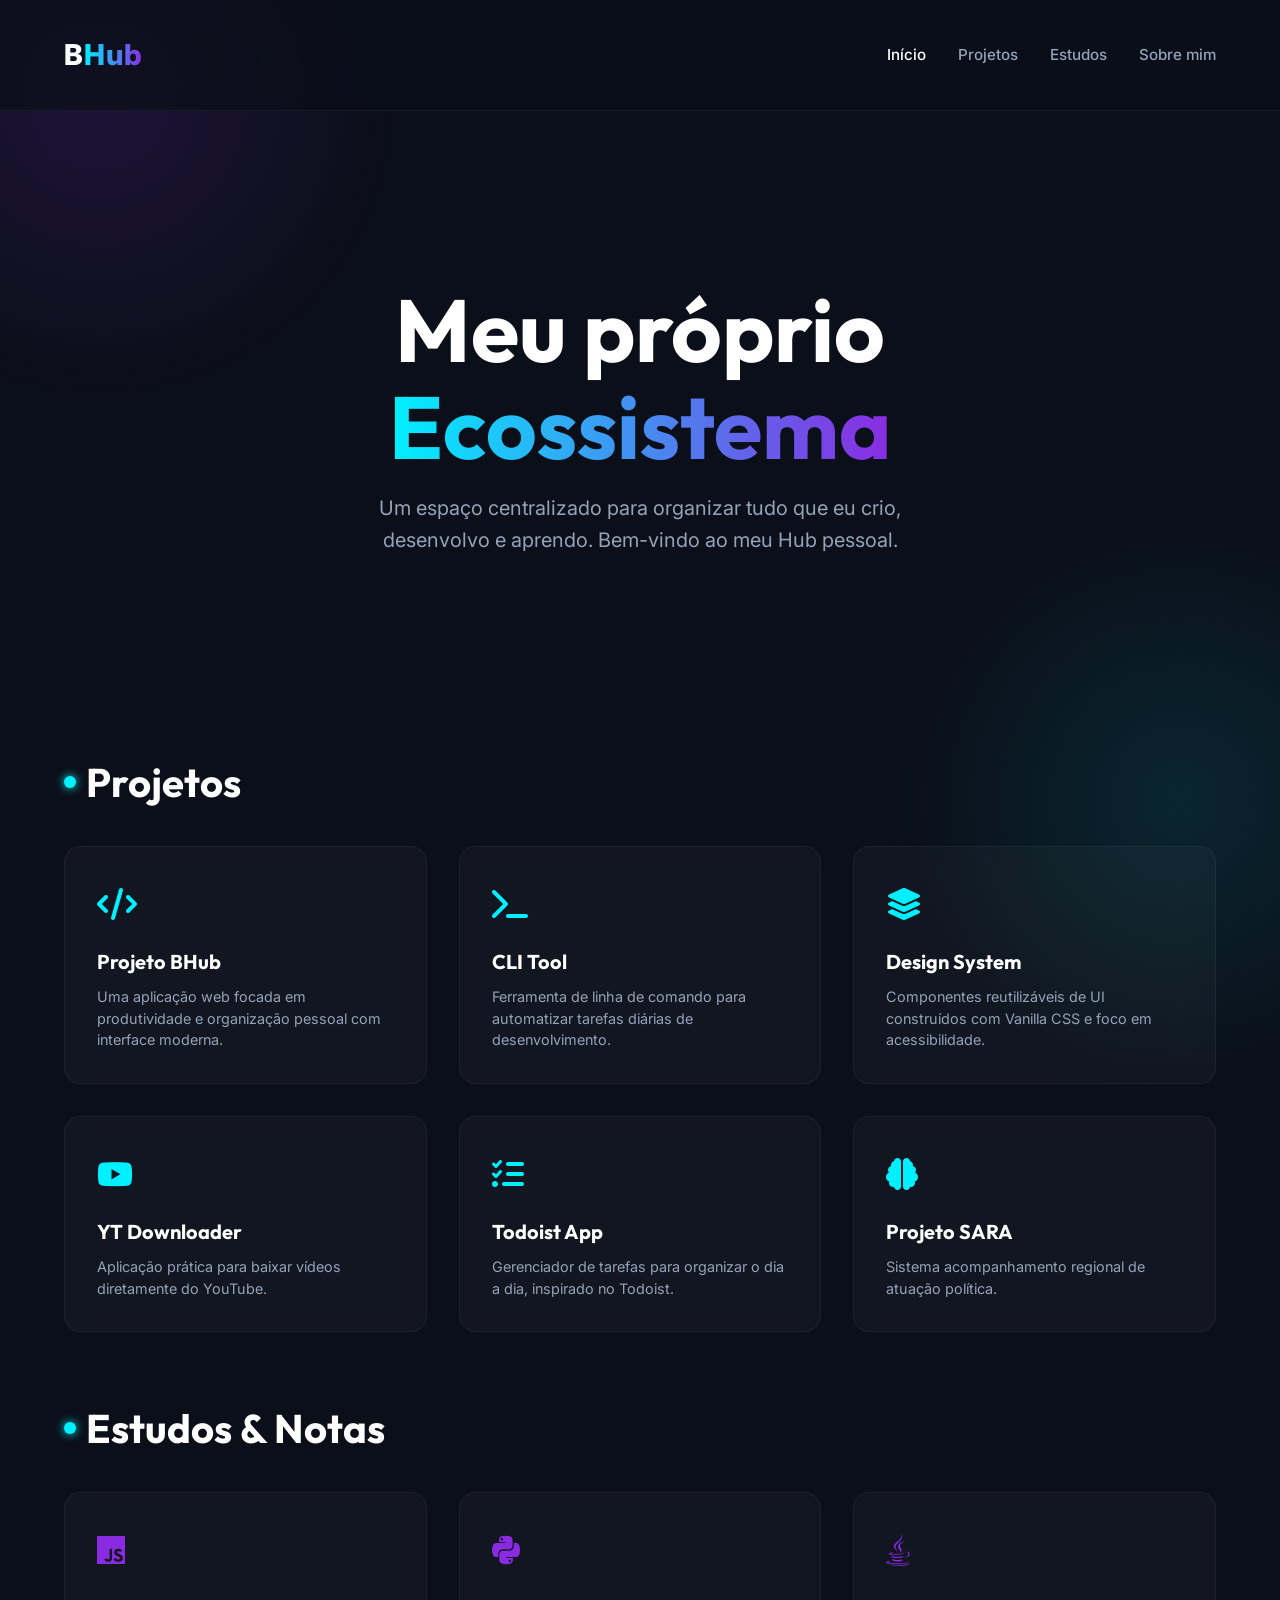
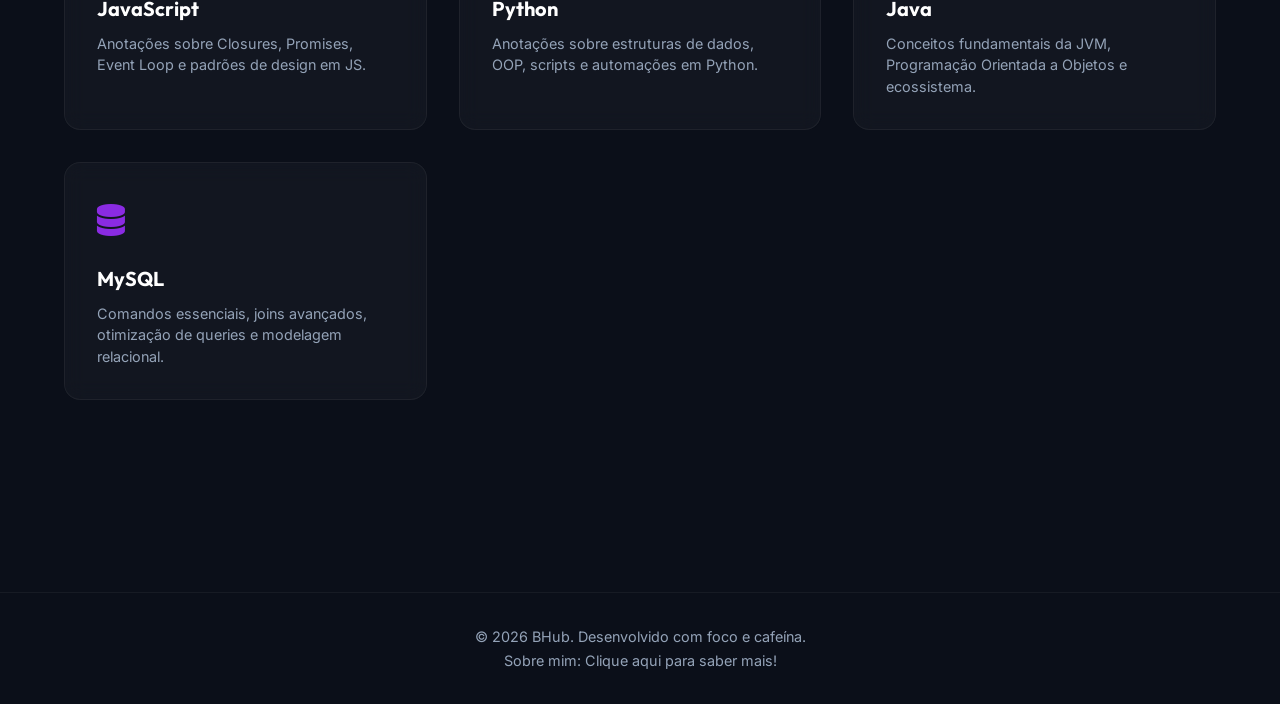
<file: index.html>
<!DOCTYPE html>
<html lang="pt-BR">

<head>
    <meta charset="UTF-8">
    <meta name="viewport" content="width=device-width, initial-scale=1.0">
    <title>BHub | Meu Ecossistema</title>
    <meta name="description" content="Meu hub pessoal para projetos e estudos.">
    <!-- Font Awesome for Icons -->
    <link rel="stylesheet" href="https://cdnjs.cloudflare.com/ajax/libs/font-awesome/6.4.0/css/all.min.css">
    <link rel="stylesheet" href="style.css">
</head>

<body>
    <!-- Background Decorators -->
    <div class="bg-gradient-sphere"></div>
    <div class="bg-gradient-sphere two"></div>

    <header>
        <div class="logo">B<span class="gradient-text">Hub</span></div>
        <nav>
            <ul class="nav-links">
                <li><a href="#home" class="active">Início</a></li>
                <li><a href="#projects">Projetos</a></li>
                <li><a href="#studies">Estudos</a></li>
                <li><a href="https://vinibulhoes.github.io/portfolio/" target="_blank" rel="noopener noreferrer">Sobre
                        mim</a></li>
            </ul>
        </nav>
    </header>

    <main>
        <!-- Hero Section -->
        <section id="home" class="hero">
            <h1>Meu próprio <br><span class="gradient-text">Ecossistema</span></h1>
            <p>Um espaço centralizado para organizar tudo que eu crio, desenvolvo e aprendo. Bem-vindo ao meu Hub
                pessoal.</p>
        </section>

        <!-- Projects Section -->
        <section id="projects">
            <h2 class="section-title">Projetos</h2>
            <div class="grid-container">
                <!-- Project Card 1 -->
                <a href="#home" class="card">
                    <div class="card-icon"><i class="fa-solid fa-code"></i></div>
                    <h3 class="card-title">Projeto BHub</h3>
                    <p class="card-desc">Uma aplicação web focada em produtividade e organização pessoal com interface
                        moderna.</p>
                </a>

                <!-- Project Card 2 -->
                <a href="#" class="card">
                    <div class="card-icon"><i class="fa-solid fa-terminal"></i></div>
                    <h3 class="card-title">CLI Tool</h3>
                    <p class="card-desc">Ferramenta de linha de comando para automatizar tarefas diárias de
                        desenvolvimento.</p>
                </a>

                <!-- Project Card 3 -->
                <a href="#" class="card">
                    <div class="card-icon"><i class="fa-solid fa-layer-group"></i></div>
                    <h3 class="card-title">Design System</h3>
                    <p class="card-desc">Componentes reutilizáveis de UI construídos com Vanilla CSS e foco em
                        acessibilidade.</p>
                </a>

                <!-- Project Card 4: YouTube Downloader -->
                <a href="https://github.com/ViniBulhoes/YouTube-Downloader" target="_blank" rel="noopener noreferrer"
                    class="card">
                    <div class="card-icon"><i class="fa-brands fa-youtube"></i></div>
                    <h3 class="card-title">YT Downloader</h3>
                    <p class="card-desc">Aplicação prática para baixar vídeos diretamente do YouTube.
                    </p>
                </a>

                <!-- Project Card 5: Todoist Clone -->
                <a href="https://vinibulhoes.github.io/todoist/" target="_blank" rel="noopener noreferrer" class="card">
                    <div class="card-icon"><i class="fa-solid fa-list-check"></i></div>
                    <h3 class="card-title">Todoist App</h3>
                    <p class="card-desc">Gerenciador de tarefas para organizar o dia a dia, inspirado no Todoist.</p>
                </a>

                <!-- Project Card 6: SARA -->
                <a href="https://vitaum42.github.io/SARA/" target="_blank" rel="noopener noreferrer" class="card">
                    <div class="card-icon"><i class="fa-solid fa-brain"></i></div>
                    <h3 class="card-title">Projeto SARA</h3>
                    <p class="card-desc">Sistema acompanhamento regional de atuação política.
                    </p>
                </a>
            </div>
        </section>

        <!-- Studies Section -->
        <section id="studies">
            <h2 class="section-title">Estudos & Notas</h2>
            <div class="grid-container">
                <!-- Study Card 1 -->
                <a href="notas/javascript.html" class="card study">
                    <div class="card-icon"><i class="fa-brands fa-js"></i></div>
                    <h3 class="card-title">JavaScript</h3>
                    <p class="card-desc">Anotações sobre Closures, Promises, Event Loop e padrões de design em JS.</p>
                </a>

                <!-- Study Card 2 -->
                <a href="notas/python.html" class="card study">
                    <div class="card-icon"><i class="fa-brands fa-python"></i></div>
                    <h3 class="card-title">Python</h3>
                    <p class="card-desc">Anotações sobre estruturas de dados, OOP, scripts e automações em Python.</p>
                </a>

                <!-- Study Card 3 -->
                <a href="notas/java.html" class="card study">
                    <div class="card-icon"><i class="fa-brands fa-java"></i></div>
                    <h3 class="card-title">Java</h3>
                    <p class="card-desc">Conceitos fundamentais da JVM, Programação Orientada a Objetos e ecossistema.
                    </p>
                </a>

                <!-- Study Card 4 -->
                <a href="notas/mysql.html" class="card study">
                    <div class="card-icon"><i class="fa-solid fa-database"></i></div>
                    <h3 class="card-title">MySQL</h3>
                    <p class="card-desc">Comandos essenciais, joins avançados, otimização de queries e modelagem
                        relacional.</p>
                </a>
            </div>
        </section>
    </main>

    <footer>
        <p>&copy; 2026 BHub. Desenvolvido com foco e cafeína.</p>
        <p>Sobre mim: <a href="https://vinibulhoes.github.io/portfolio/" target="_blank" rel="noopener noreferrer"
                style="text-decoration: none; color: inherit;">Clique aqui para saber mais!</a></p>
    </footer>

    <script src="script.js"></script>
</body>

</html>
</file>
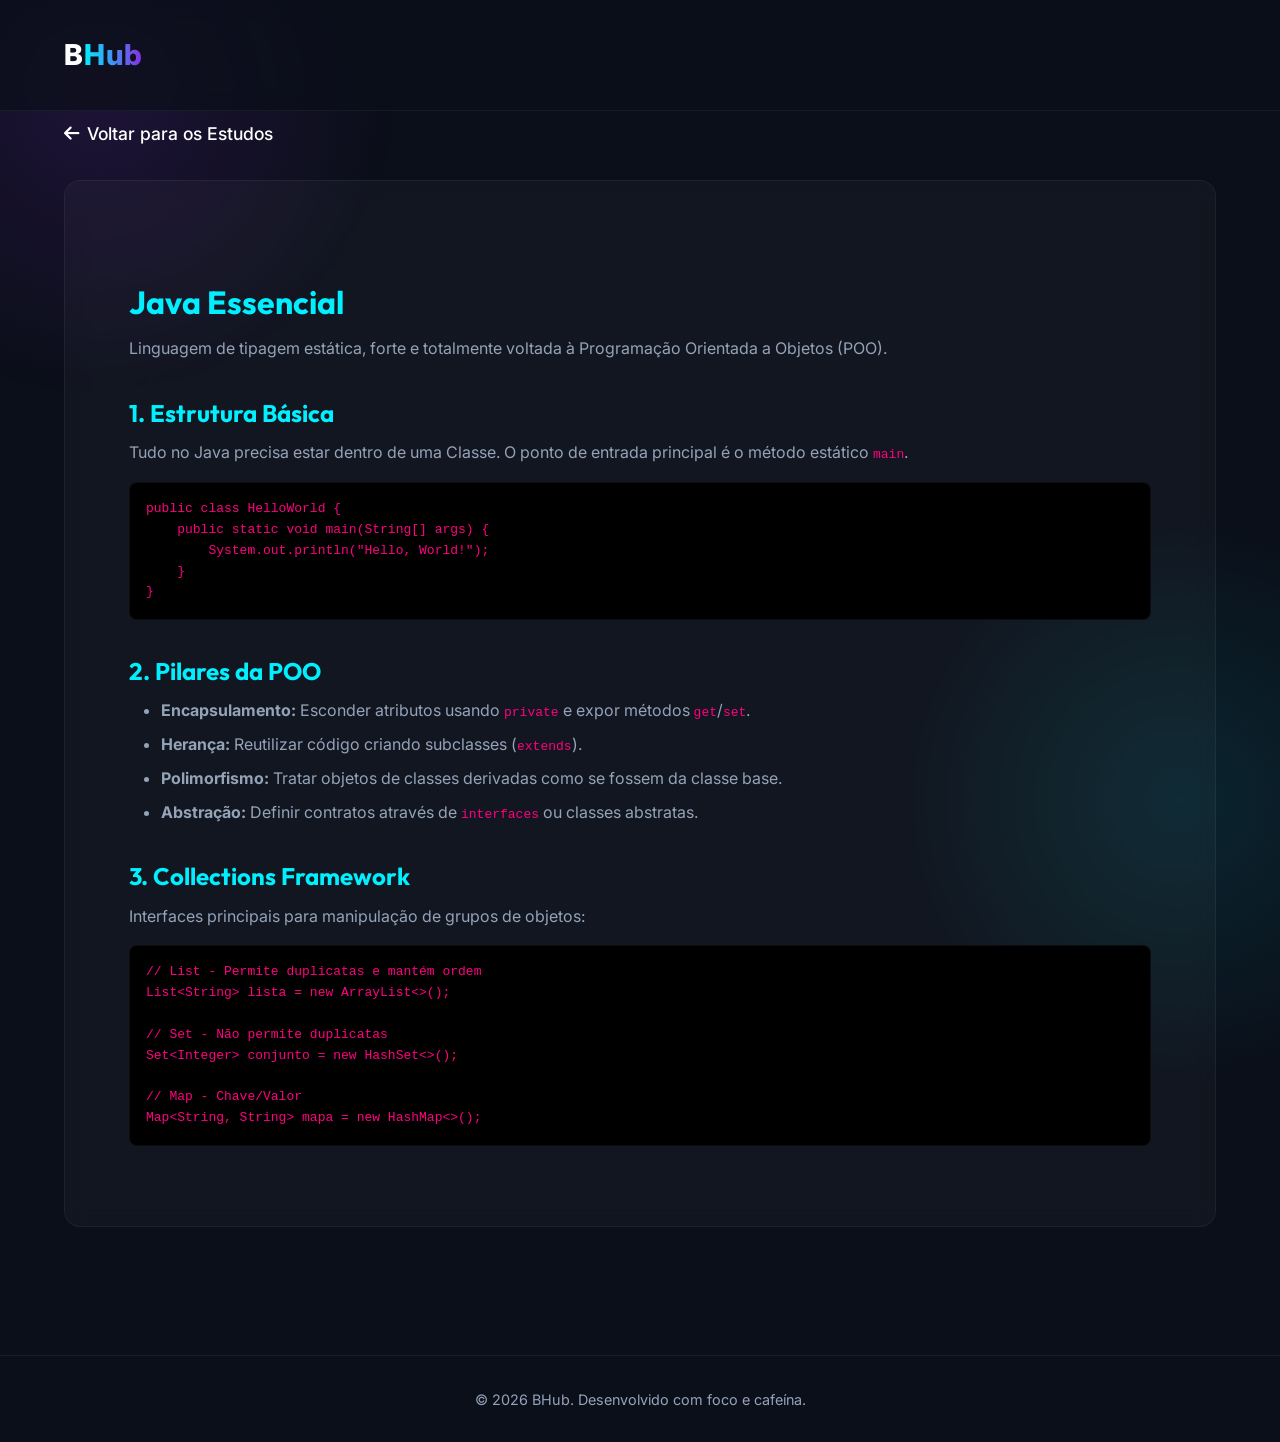
<file: notas/java.html>
<!DOCTYPE html>
<html lang="pt-BR">
<head>
    <meta charset="UTF-8">
    <meta name="viewport" content="width=device-width, initial-scale=1.0">
    <title>BHub | Estudos - Java</title>
    <link rel="stylesheet" href="https://cdnjs.cloudflare.com/ajax/libs/font-awesome/6.4.0/css/all.min.css">
    <link rel="stylesheet" href="../style.css">
</head>
<body>
    <div class="bg-gradient-sphere"></div>
    <div class="bg-gradient-sphere two"></div>

    <header>
        <div class="logo">B<span class="gradient-text">Hub</span></div>
    </header>

    <main>
        <a href="../index.html#studies" class="btn-back">
            <i class="fa-solid fa-arrow-left"></i> Voltar para os Estudos
        </a>

        <div class="note-content">
            <h1>Java Essencial</h1>
            <p>Linguagem de tipagem estática, forte e totalmente voltada à Programação Orientada a Objetos (POO).</p>
            
            <h2>1. Estrutura Básica</h2>
            <p>Tudo no Java precisa estar dentro de uma Classe. O ponto de entrada principal é o método estático <code>main</code>.</p>
            <pre><code>public class HelloWorld {
    public static void main(String[] args) {
        System.out.println("Hello, World!");
    }
}</code></pre>

            <h2>2. Pilares da POO</h2>
            <ul>
                <li><strong>Encapsulamento:</strong> Esconder atributos usando <code>private</code> e expor métodos <code>get</code>/<code>set</code>.</li>
                <li><strong>Herança:</strong> Reutilizar código criando subclasses (<code>extends</code>).</li>
                <li><strong>Polimorfismo:</strong> Tratar objetos de classes derivadas como se fossem da classe base.</li>
                <li><strong>Abstração:</strong> Definir contratos através de <code>interfaces</code> ou classes abstratas.</li>
            </ul>

            <h2>3. Collections Framework</h2>
            <p>Interfaces principais para manipulação de grupos de objetos:</p>
            <pre><code>// List - Permite duplicatas e mantém ordem
List&lt;String&gt; lista = new ArrayList&lt;&gt;();

// Set - Não permite duplicatas
Set&lt;Integer&gt; conjunto = new HashSet&lt;&gt;();

// Map - Chave/Valor
Map&lt;String, String&gt; mapa = new HashMap&lt;&gt;();</code></pre>
        </div>
    </main>

    <footer>
        <p>&copy; 2026 BHub. Desenvolvido com foco e cafeína.</p>
    </footer>

    <script src="../script.js"></script>
</body>
</html>
</file>
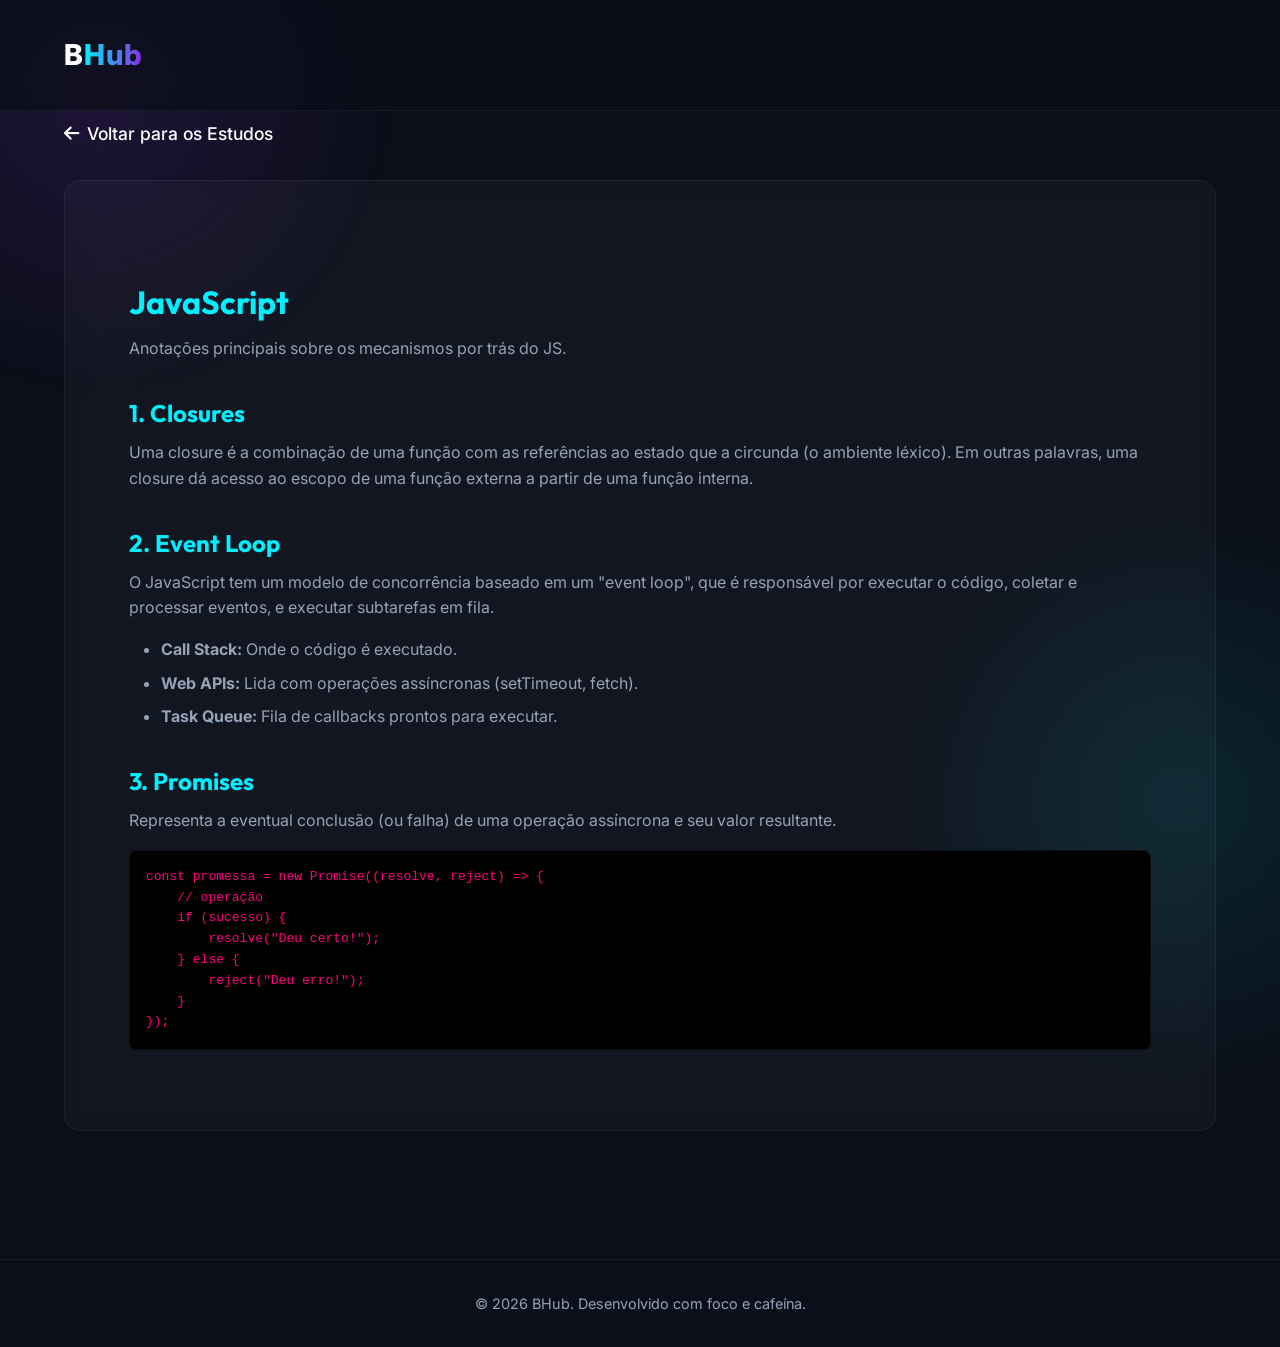
<file: notas/javascript.html>
<!DOCTYPE html>
<html lang="pt-BR">

<head>
    <meta charset="UTF-8">
    <meta name="viewport" content="width=device-width, initial-scale=1.0">
    <title>BHub | JavaScript</title>
    <link rel="stylesheet" href="https://cdnjs.cloudflare.com/ajax/libs/font-awesome/6.4.0/css/all.min.css">
    <link rel="stylesheet" href="../style.css">
</head>

<body>
    <div class="bg-gradient-sphere"></div>
    <div class="bg-gradient-sphere two"></div>

    <header>
        <div class="logo">B<span class="gradient-text">Hub</span></div>
    </header>

    <main>
        <a href="../index.html#studies" class="btn-back">
            <i class="fa-solid fa-arrow-left"></i> Voltar para os Estudos
        </a>

        <div class="note-content">
            <h1>JavaScript</h1>
            <p>Anotações principais sobre os mecanismos por trás do JS.</p>

            <h2>1. Closures</h2>
            <p>Uma closure é a combinação de uma função com as referências ao estado que a circunda (o ambiente léxico).
                Em outras palavras, uma closure dá acesso ao escopo de uma função externa a partir de uma função
                interna.</p>

            <h2>2. Event Loop</h2>
            <p>O JavaScript tem um modelo de concorrência baseado em um "event loop", que é responsável por executar o
                código, coletar e processar eventos, e executar subtarefas em fila.</p>
            <ul>
                <li><strong>Call Stack:</strong> Onde o código é executado.</li>
                <li><strong>Web APIs:</strong> Lida com operações assíncronas (setTimeout, fetch).</li>
                <li><strong>Task Queue:</strong> Fila de callbacks prontos para executar.</li>
            </ul>

            <h2>3. Promises</h2>
            <p>Representa a eventual conclusão (ou falha) de uma operação assíncrona e seu valor resultante.</p>
            <pre><code>const promessa = new Promise((resolve, reject) => {
    // operação
    if (sucesso) {
        resolve("Deu certo!");
    } else {
        reject("Deu erro!");
    }
});</code></pre>
        </div>
    </main>

    <footer>
        <p>&copy; 2026 BHub. Desenvolvido com foco e cafeína.</p>
    </footer>

    <script src="../script.js"></script>
</body>

</html>
</file>
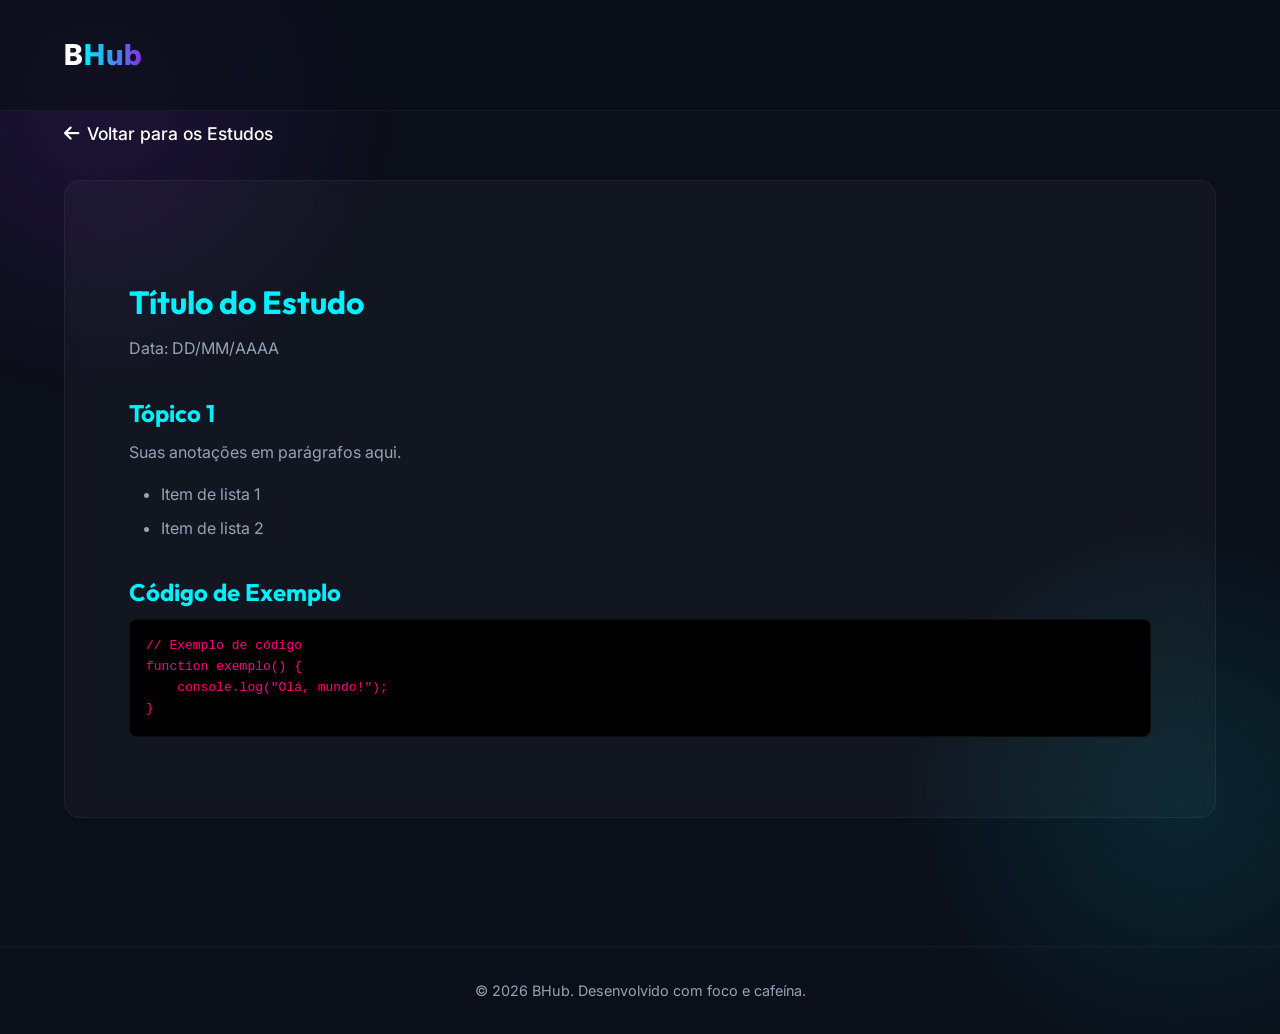
<file: notas/modelo-estudo.html>
<!DOCTYPE html>
<html lang="pt-BR">
<head>
    <meta charset="UTF-8">
    <meta name="viewport" content="width=device-width, initial-scale=1.0">
    <title>BHub | Modelo de Estudo</title>
    <link rel="stylesheet" href="https://cdnjs.cloudflare.com/ajax/libs/font-awesome/6.4.0/css/all.min.css">
    <link rel="stylesheet" href="../style.css">
</head>
<body>
    <div class="bg-gradient-sphere"></div>
    <div class="bg-gradient-sphere two"></div>

    <header>
        <div class="logo">B<span class="gradient-text">Hub</span></div>
    </header>

    <main>
        <a href="../index.html#studies" class="btn-back">
            <i class="fa-solid fa-arrow-left"></i> Voltar para os Estudos
        </a>

        <div class="note-content">
            <!-- Escreva suas anotações aqui dentro -->
            <h1>Título do Estudo</h1>
            <p>Data: DD/MM/AAAA</p>
            
            <h2>Tópico 1</h2>
            <p>Suas anotações em parágrafos aqui.</p>
            <ul>
                <li>Item de lista 1</li>
                <li>Item de lista 2</li>
            </ul>

            <h2>Código de Exemplo</h2>
            <pre><code>// Exemplo de código
function exemplo() {
    console.log("Olá, mundo!");
}</code></pre>
        </div>
    </main>

    <footer>
        <p>&copy; 2026 BHub. Desenvolvido com foco e cafeína.</p>
    </footer>

    <script src="../script.js"></script>
</body>
</html>
</file>
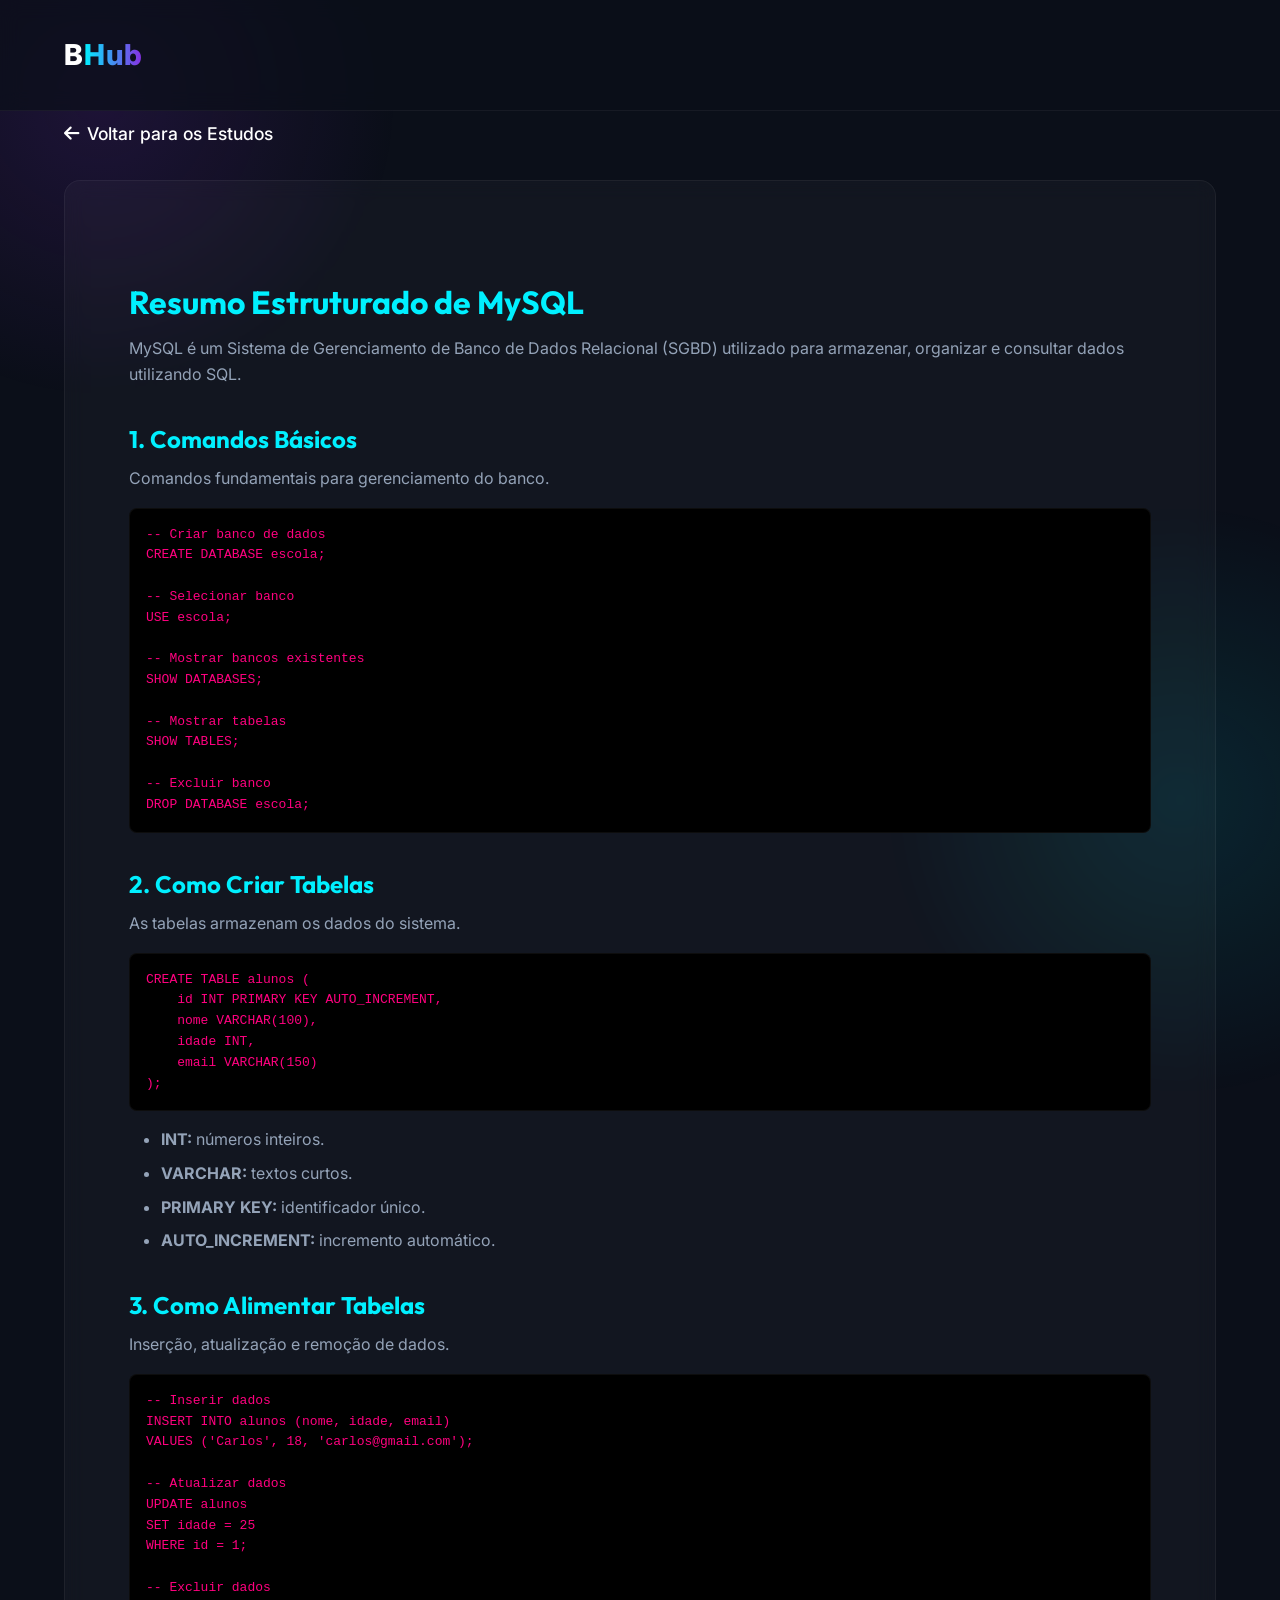
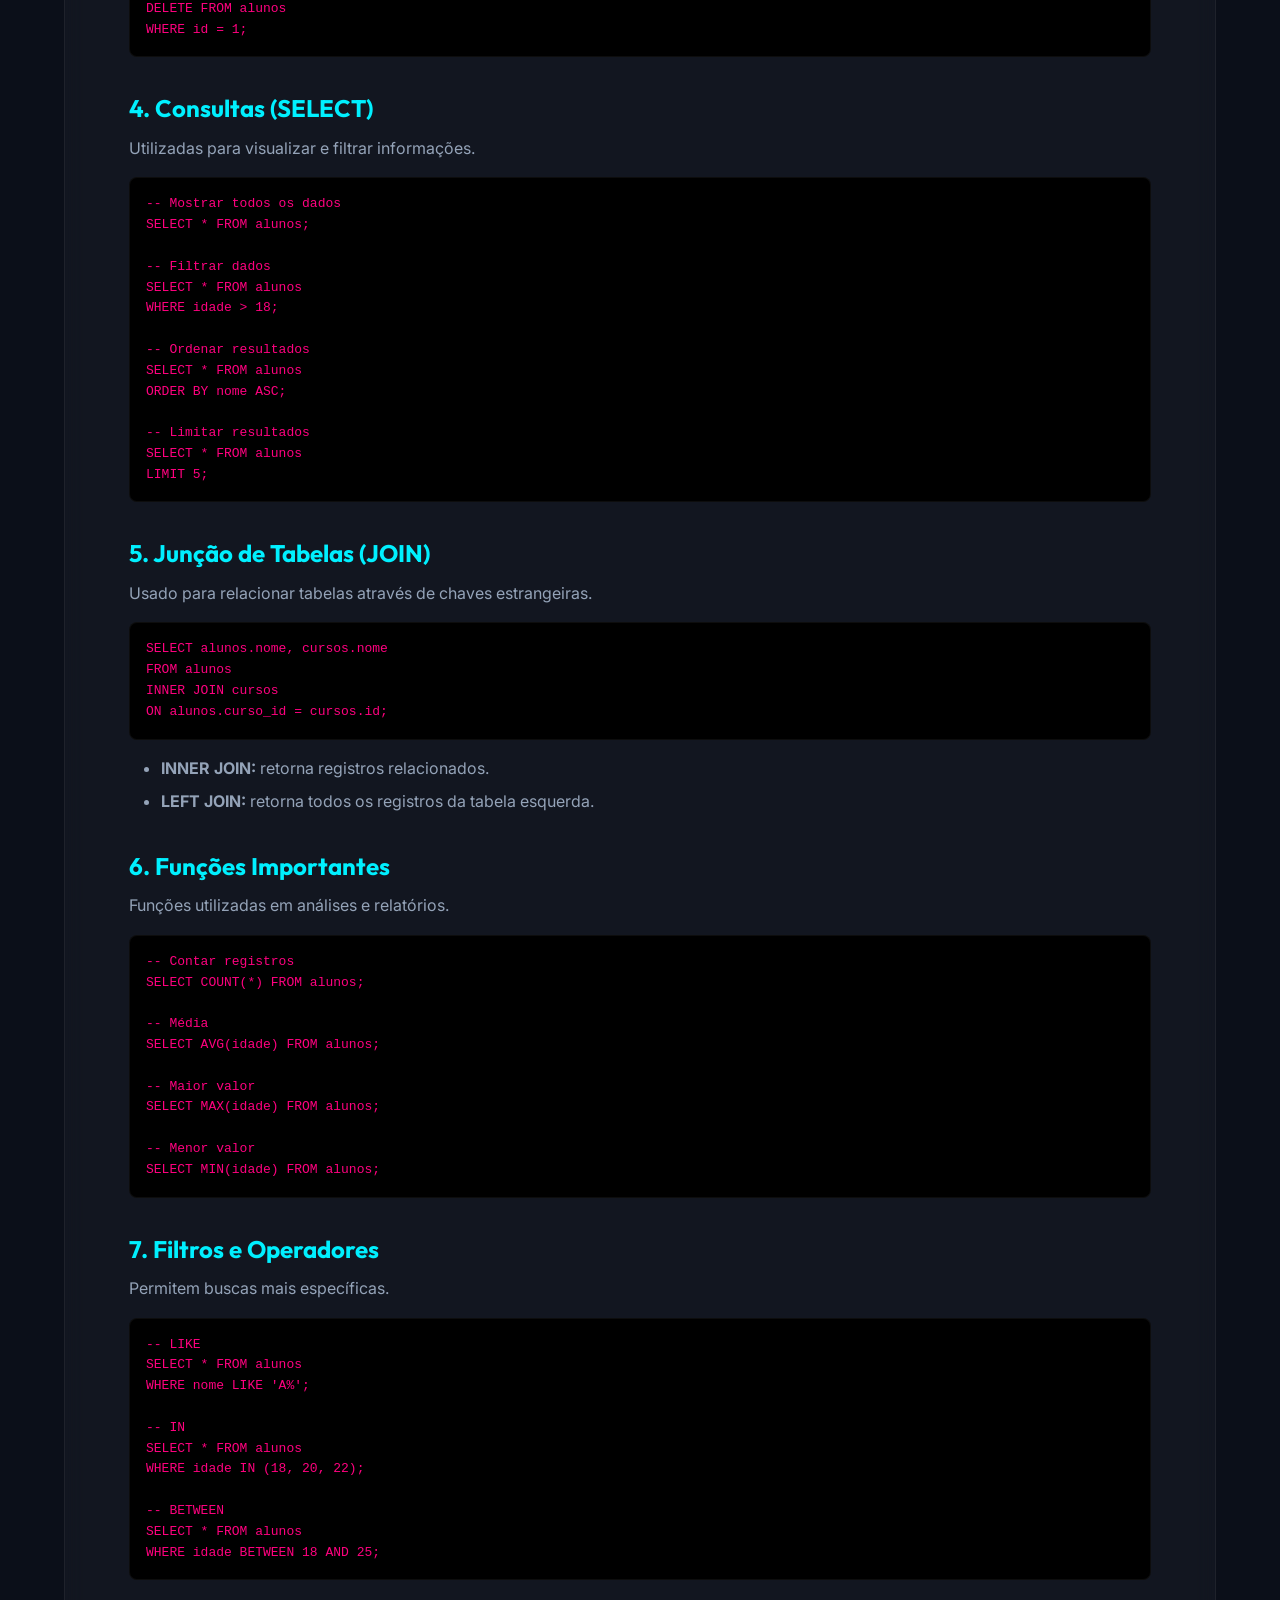
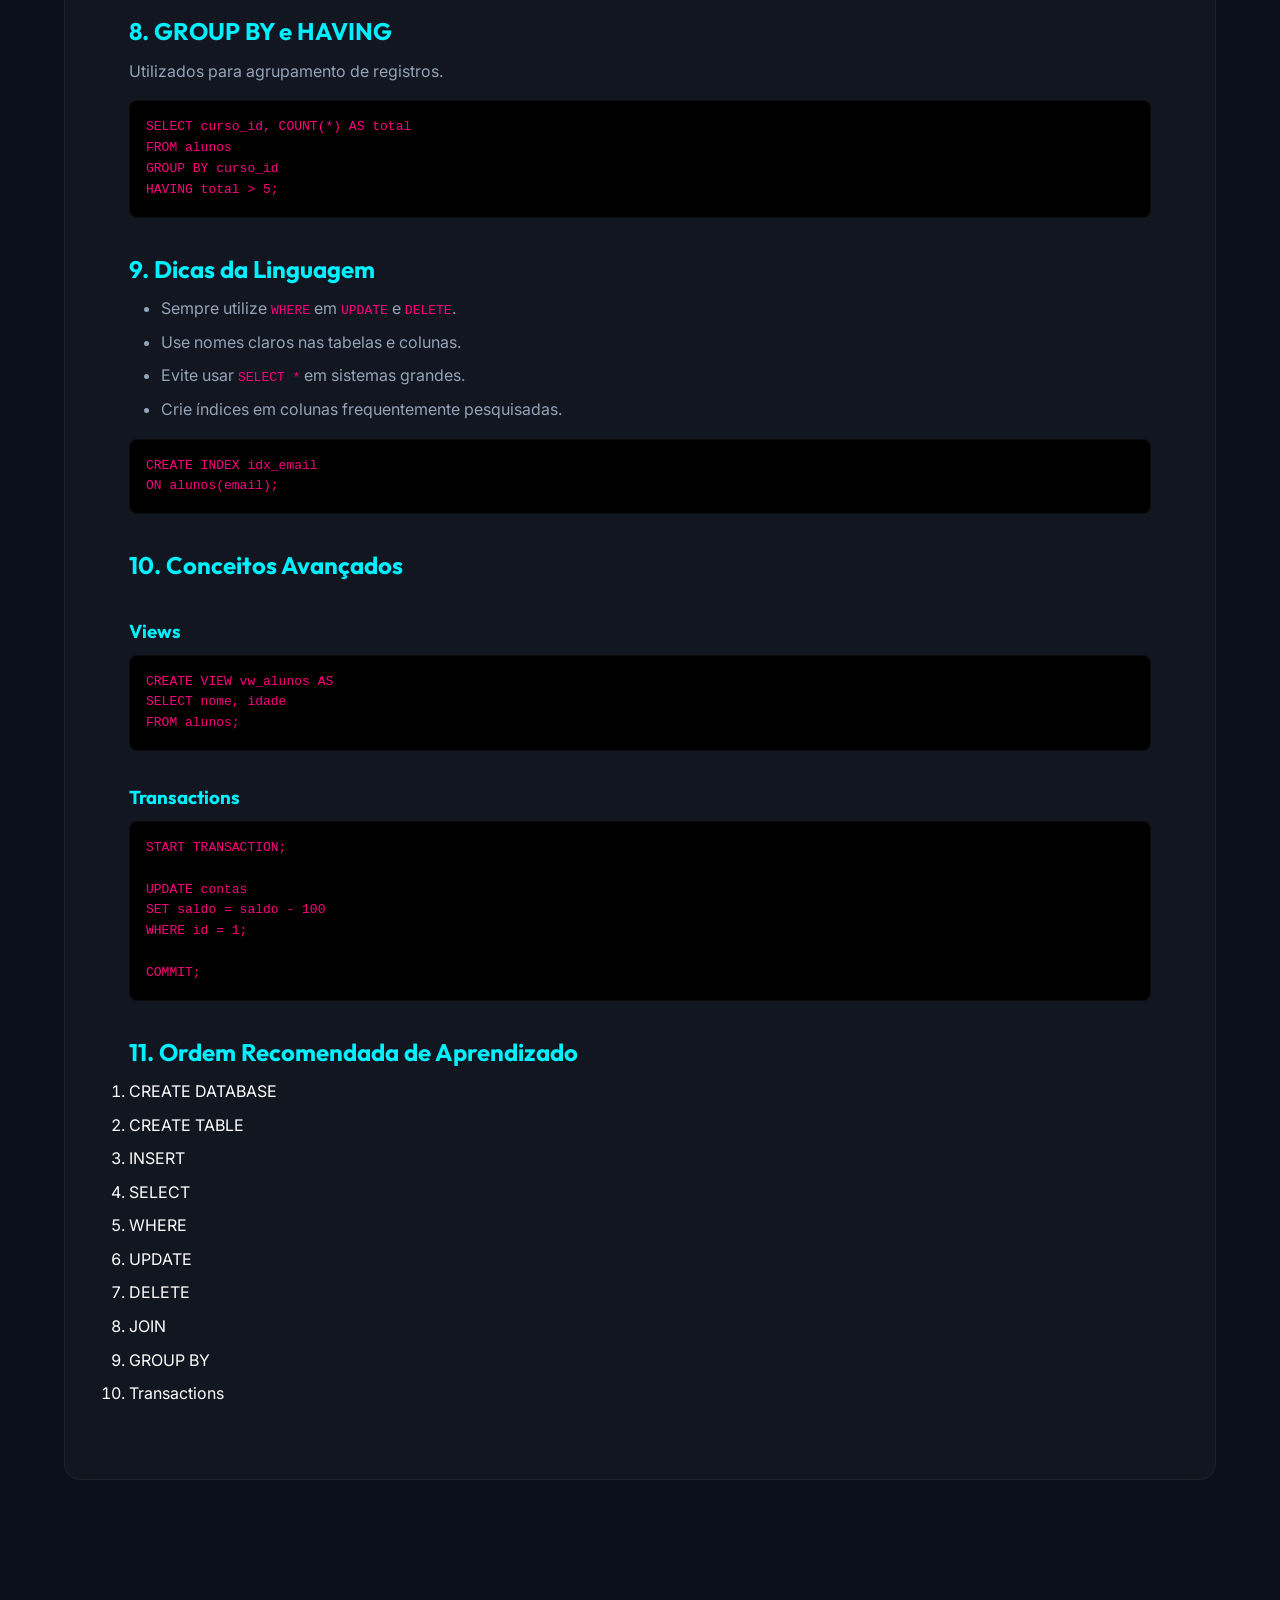
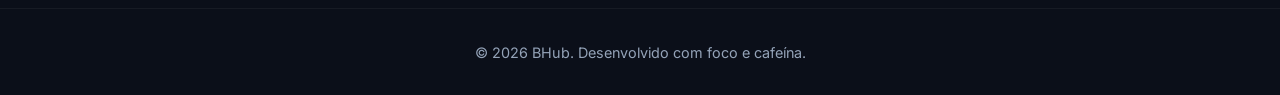
<file: notas/mysql.html>
<!DOCTYPE html>
<html lang="pt-BR">

<head>
    <meta charset="UTF-8">
    <meta name="viewport" content="width=device-width, initial-scale=1.0">
    <title>BHub | Estudos - MySQL</title>
    <link rel="stylesheet" href="https://cdnjs.cloudflare.com/ajax/libs/font-awesome/6.4.0/css/all.min.css">
    <link rel="stylesheet" href="../style.css">
</head>

<body>
    <div class="bg-gradient-sphere"></div>
    <div class="bg-gradient-sphere two"></div>

    <header>
        <div class="logo">B<span class="gradient-text">Hub</span></div>
    </header>

    <main>
        <a href="../index.html#studies" class="btn-back">
            <i class="fa-solid fa-arrow-left"></i> Voltar para os Estudos
        </a>

        <div class="note-content">
            <h1>Resumo Estruturado de MySQL</h1>
            <p>MySQL é um Sistema de Gerenciamento de Banco de Dados Relacional (SGBD) utilizado para armazenar,
                organizar e consultar dados utilizando SQL.</p>

            <h2>1. Comandos Básicos</h2>
            <p>Comandos fundamentais para gerenciamento do banco.</p>

            <pre><code>-- Criar banco de dados
CREATE DATABASE escola;

-- Selecionar banco
USE escola;

-- Mostrar bancos existentes
SHOW DATABASES;

-- Mostrar tabelas
SHOW TABLES;

-- Excluir banco
DROP DATABASE escola;</code></pre>

            <h2>2. Como Criar Tabelas</h2>
            <p>As tabelas armazenam os dados do sistema.</p>

            <pre><code>CREATE TABLE alunos (
    id INT PRIMARY KEY AUTO_INCREMENT,
    nome VARCHAR(100),
    idade INT,
    email VARCHAR(150)
);</code></pre>

            <ul>
                <li><strong>INT:</strong> números inteiros.</li>
                <li><strong>VARCHAR:</strong> textos curtos.</li>
                <li><strong>PRIMARY KEY:</strong> identificador único.</li>
                <li><strong>AUTO_INCREMENT:</strong> incremento automático.</li>
            </ul>

            <h2>3. Como Alimentar Tabelas</h2>
            <p>Inserção, atualização e remoção de dados.</p>

            <pre><code>-- Inserir dados
INSERT INTO alunos (nome, idade, email)
VALUES ('Carlos', 18, 'carlos@gmail.com');

-- Atualizar dados
UPDATE alunos
SET idade = 25
WHERE id = 1;

-- Excluir dados
DELETE FROM alunos
WHERE id = 1;</code></pre>

            <h2>4. Consultas (SELECT)</h2>
            <p>Utilizadas para visualizar e filtrar informações.</p>

            <pre><code>-- Mostrar todos os dados
SELECT * FROM alunos;

-- Filtrar dados
SELECT * FROM alunos
WHERE idade > 18;

-- Ordenar resultados
SELECT * FROM alunos
ORDER BY nome ASC;

-- Limitar resultados
SELECT * FROM alunos
LIMIT 5;</code></pre>

            <h2>5. Junção de Tabelas (JOIN)</h2>
            <p>Usado para relacionar tabelas através de chaves estrangeiras.</p>

            <pre><code>SELECT alunos.nome, cursos.nome
FROM alunos
INNER JOIN cursos
ON alunos.curso_id = cursos.id;</code></pre>

            <ul>
                <li><strong>INNER JOIN:</strong> retorna registros relacionados.</li>
                <li><strong>LEFT JOIN:</strong> retorna todos os registros da tabela esquerda.</li>
            </ul>

            <h2>6. Funções Importantes</h2>
            <p>Funções utilizadas em análises e relatórios.</p>

            <pre><code>-- Contar registros
SELECT COUNT(*) FROM alunos;

-- Média
SELECT AVG(idade) FROM alunos;

-- Maior valor
SELECT MAX(idade) FROM alunos;

-- Menor valor
SELECT MIN(idade) FROM alunos;</code></pre>

            <h2>7. Filtros e Operadores</h2>
            <p>Permitem buscas mais específicas.</p>

            <pre><code>-- LIKE
SELECT * FROM alunos
WHERE nome LIKE 'A%';

-- IN
SELECT * FROM alunos
WHERE idade IN (18, 20, 22);

-- BETWEEN
SELECT * FROM alunos
WHERE idade BETWEEN 18 AND 25;</code></pre>

            <h2>8. GROUP BY e HAVING</h2>
            <p>Utilizados para agrupamento de registros.</p>

            <pre><code>SELECT curso_id, COUNT(*) AS total
FROM alunos
GROUP BY curso_id
HAVING total > 5;</code></pre>

            <h2>9. Dicas da Linguagem</h2>

            <ul>
                <li>Sempre utilize <code>WHERE</code> em <code>UPDATE</code> e <code>DELETE</code>.</li>
                <li>Use nomes claros nas tabelas e colunas.</li>
                <li>Evite usar <code>SELECT *</code> em sistemas grandes.</li>
                <li>Crie índices em colunas frequentemente pesquisadas.</li>
            </ul>

            <pre><code>CREATE INDEX idx_email
ON alunos(email);</code></pre>

            <h2>10. Conceitos Avançados</h2>

            <h3>Views</h3>
            <pre><code>CREATE VIEW vw_alunos AS
SELECT nome, idade
FROM alunos;</code></pre>

            <h3>Transactions</h3>
            <pre><code>START TRANSACTION;

UPDATE contas
SET saldo = saldo - 100
WHERE id = 1;

COMMIT;</code></pre>

            <h2>11. Ordem Recomendada de Aprendizado</h2>

            <ol>
                <li>CREATE DATABASE</li>
                <li>CREATE TABLE</li>
                <li>INSERT</li>
                <li>SELECT</li>
                <li>WHERE</li>
                <li>UPDATE</li>
                <li>DELETE</li>
                <li>JOIN</li>
                <li>GROUP BY</li>
                <li>Transactions</li>
            </ol>
        </div>
    </main>

    <footer>
        <p>&copy; 2026 BHub. Desenvolvido com foco e cafeína.</p>
    </footer>

    <script src="../script.js"></script>
</body>

</html>
</file>
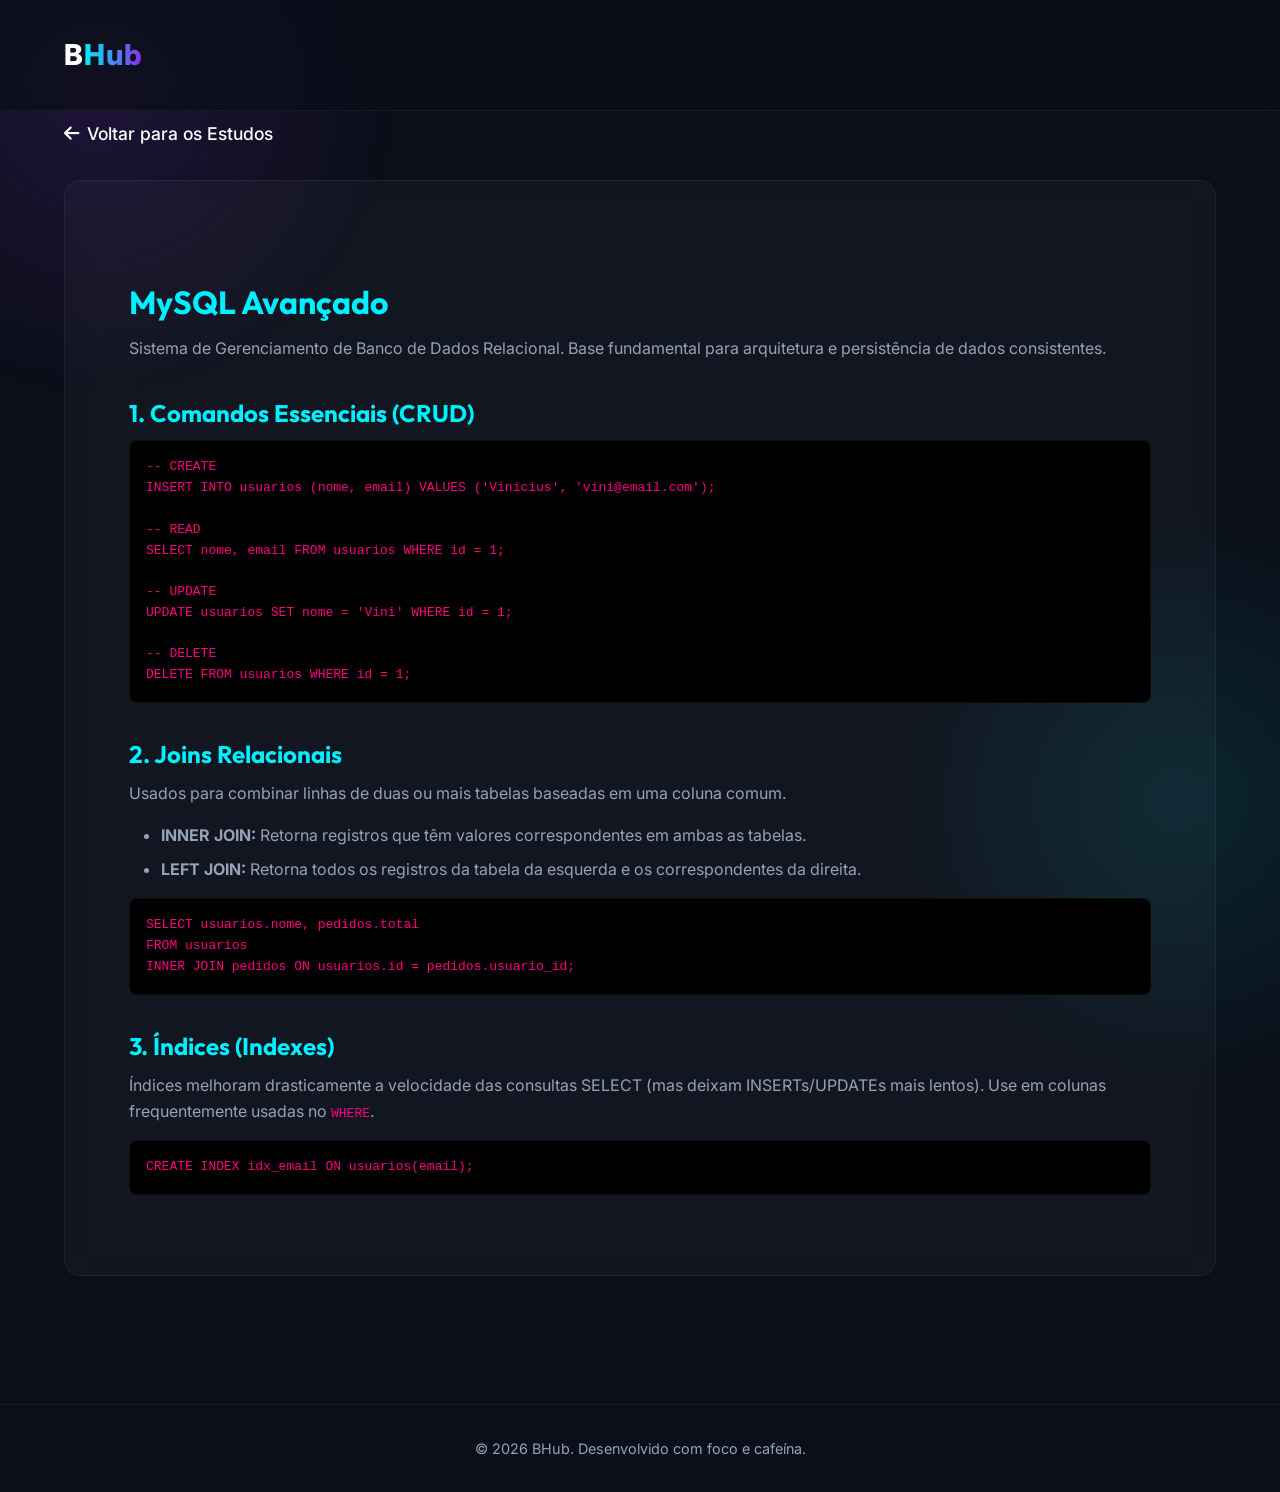
<file: notas/mysql_old.html>
<!DOCTYPE html>
<html lang="pt-BR">

<head>
    <meta charset="UTF-8">
    <meta name="viewport" content="width=device-width, initial-scale=1.0">
    <title>BHub | Estudos - MySQL</title>
    <link rel="stylesheet" href="https://cdnjs.cloudflare.com/ajax/libs/font-awesome/6.4.0/css/all.min.css">
    <link rel="stylesheet" href="../style.css">
</head>

<body>
    <div class="bg-gradient-sphere"></div>
    <div class="bg-gradient-sphere two"></div>

    <header>
        <div class="logo">B<span class="gradient-text">Hub</span></div>
    </header>

    <main>
        <a href="../index.html#studies" class="btn-back">
            <i class="fa-solid fa-arrow-left"></i> Voltar para os Estudos
        </a>

        <div class="note-content">
            <h1>MySQL Avançado</h1>
            <p>Sistema de Gerenciamento de Banco de Dados Relacional. Base fundamental para arquitetura e persistência
                de dados consistentes.</p>

            <h2>1. Comandos Essenciais (CRUD)</h2>
            <pre><code>-- CREATE
INSERT INTO usuarios (nome, email) VALUES ('Vinícius', 'vini@email.com');

-- READ
SELECT nome, email FROM usuarios WHERE id = 1;

-- UPDATE
UPDATE usuarios SET nome = 'Vini' WHERE id = 1;

-- DELETE
DELETE FROM usuarios WHERE id = 1;</code></pre>

            <h2>2. Joins Relacionais</h2>
            <p>Usados para combinar linhas de duas ou mais tabelas baseadas em uma coluna comum.</p>
            <ul>
                <li><strong>INNER JOIN:</strong> Retorna registros que têm valores correspondentes em ambas as tabelas.
                </li>
                <li><strong>LEFT JOIN:</strong> Retorna todos os registros da tabela da esquerda e os correspondentes da
                    direita.</li>
            </ul>
            <pre><code>SELECT usuarios.nome, pedidos.total
FROM usuarios
INNER JOIN pedidos ON usuarios.id = pedidos.usuario_id;</code></pre>

            <h2>3. Índices (Indexes)</h2>
            <p>Índices melhoram drasticamente a velocidade das consultas SELECT (mas deixam INSERTs/UPDATEs mais
                lentos). Use em colunas frequentemente usadas no <code>WHERE</code>.</p>
            <pre><code>CREATE INDEX idx_email ON usuarios(email);</code></pre>
        </div>
    </main>

    <footer>
        <p>&copy; 2026 BHub. Desenvolvido com foco e cafeína.</p>
    </footer>

    <script src="../script.js"></script>
</body>

</html>
</file>
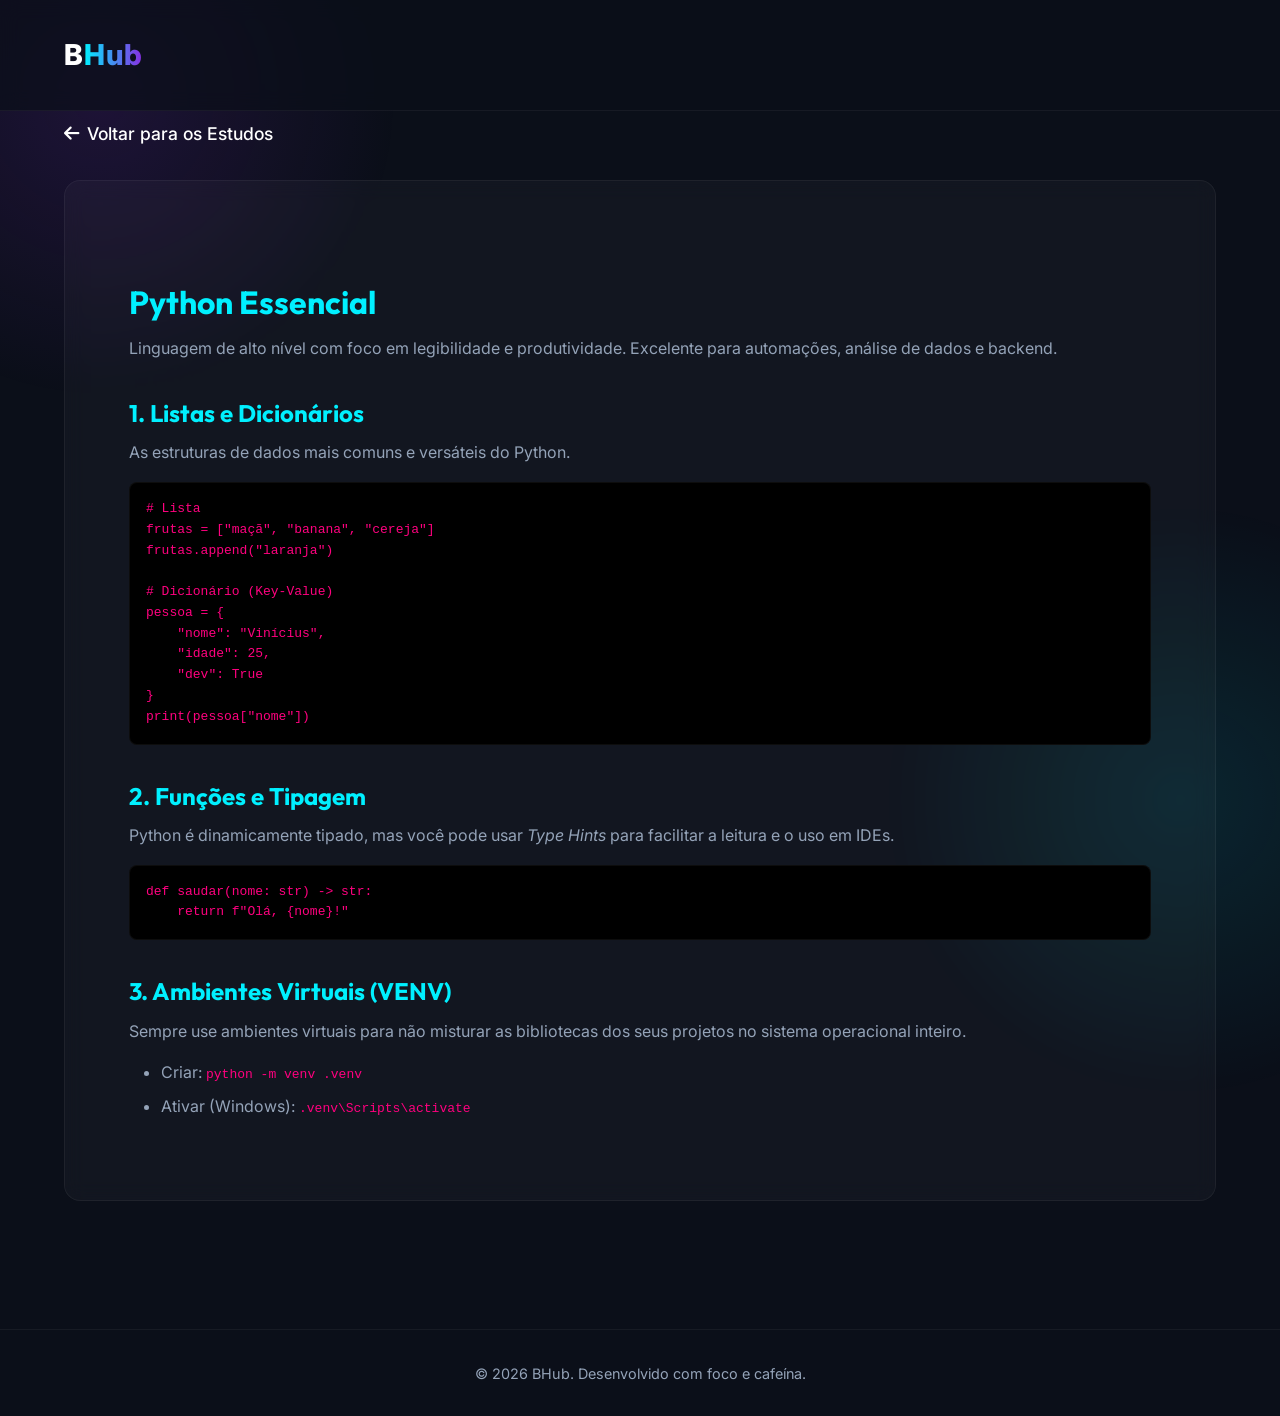
<file: notas/python.html>
<!DOCTYPE html>
<html lang="pt-BR">
<head>
    <meta charset="UTF-8">
    <meta name="viewport" content="width=device-width, initial-scale=1.0">
    <title>BHub | Estudos - Python</title>
    <link rel="stylesheet" href="https://cdnjs.cloudflare.com/ajax/libs/font-awesome/6.4.0/css/all.min.css">
    <link rel="stylesheet" href="../style.css">
</head>
<body>
    <div class="bg-gradient-sphere"></div>
    <div class="bg-gradient-sphere two"></div>

    <header>
        <div class="logo">B<span class="gradient-text">Hub</span></div>
    </header>

    <main>
        <a href="../index.html#studies" class="btn-back">
            <i class="fa-solid fa-arrow-left"></i> Voltar para os Estudos
        </a>

        <div class="note-content">
            <h1>Python Essencial</h1>
            <p>Linguagem de alto nível com foco em legibilidade e produtividade. Excelente para automações, análise de dados e backend.</p>
            
            <h2>1. Listas e Dicionários</h2>
            <p>As estruturas de dados mais comuns e versáteis do Python.</p>
            <pre><code># Lista
frutas = ["maçã", "banana", "cereja"]
frutas.append("laranja")

# Dicionário (Key-Value)
pessoa = {
    "nome": "Vinícius",
    "idade": 25,
    "dev": True
}
print(pessoa["nome"])</code></pre>

            <h2>2. Funções e Tipagem</h2>
            <p>Python é dinamicamente tipado, mas você pode usar <em>Type Hints</em> para facilitar a leitura e o uso em IDEs.</p>
            <pre><code>def saudar(nome: str) -> str:
    return f"Olá, {nome}!"</code></pre>

            <h2>3. Ambientes Virtuais (VENV)</h2>
            <p>Sempre use ambientes virtuais para não misturar as bibliotecas dos seus projetos no sistema operacional inteiro.</p>
            <ul>
                <li>Criar: <code>python -m venv .venv</code></li>
                <li>Ativar (Windows): <code>.venv\Scripts\activate</code></li>
            </ul>
        </div>
    </main>

    <footer>
        <p>&copy; 2026 BHub. Desenvolvido com foco e cafeína.</p>
    </footer>

    <script src="../script.js"></script>
</body>
</html>
</file>
<file: style.css>
@import url('https://fonts.googleapis.com/css2?family=Outfit:wght@300;400;600;800&family=Inter:wght@400;500;700&display=swap');

:root {
  /* Colors */
  --bg-main: #0B0F19;
  /* Very deep dark blue */
  --bg-card: rgba(255, 255, 255, 0.03);
  --bg-card-hover: rgba(255, 255, 255, 0.08);
  --border-color: rgba(255, 255, 255, 0.05);

  --accent-cyan: #00F0FF;
  --accent-purple: #8A2BE2;
  --accent-pink: #FF007F;

  --text-primary: #FFFFFF;
  --text-secondary: #94A3B8;

  /* Typography */
  --font-heading: 'Outfit', sans-serif;
  --font-body: 'Inter', sans-serif;

  /* Spacing */
  --spacing-sm: 0.5rem;
  --spacing-md: 1rem;
  --spacing-lg: 2rem;
  --spacing-xl: 4rem;
}

* {
  margin: 0;
  padding: 0;
  box-sizing: border-box;
}

body {
  background-color: var(--bg-main);
  color: var(--text-primary);
  font-family: var(--font-body);
  line-height: 1.6;
  overflow-x: hidden;
}

/* Background Effects */
.bg-gradient-sphere {
  position: fixed;
  width: 600px;
  height: 600px;
  border-radius: 50%;
  background: radial-gradient(circle, rgba(138, 43, 226, 0.15) 0%, rgba(11, 15, 25, 0) 70%);
  top: -200px;
  left: -200px;
  z-index: -1;
  pointer-events: none;
}

.bg-gradient-sphere.two {
  background: radial-gradient(circle, rgba(0, 240, 255, 0.1) 0%, rgba(11, 15, 25, 0) 70%);
  bottom: -200px;
  right: -200px;
  top: auto;
  left: auto;
}

/* Typography Utility */
h1,
h2,
h3,
h4 {
  font-family: var(--font-heading);
}

.gradient-text {
  background: linear-gradient(90deg, var(--accent-cyan), var(--accent-purple));
  background-clip: text;
  -webkit-text-fill-color: transparent;
  display: inline-block;
}

/* Navbar */
header {
  padding: var(--spacing-lg) 5%;
  display: flex;
  justify-content: space-between;
  align-items: center;
  position: fixed;
  width: 100%;
  top: 0;
  z-index: 100;
  background: rgba(11, 15, 25, 0.7);
  backdrop-filter: blur(10px);
  border-bottom: 1px solid var(--border-color);
}

.logo {
  font-size: 1.8rem;
  font-weight: 800;
  letter-spacing: 1px;
}

.nav-links {
  list-style: none;
  display: flex;
  gap: var(--spacing-lg);
}

.nav-links a {
  color: var(--text-secondary);
  text-decoration: none;
  font-weight: 500;
  transition: color 0.3s ease;
  font-size: 0.95rem;
}

.nav-links a:hover,
.nav-links a.active {
  color: var(--text-primary);
}

/* Container */
main {
  padding: 120px 5% var(--spacing-xl);
  max-width: 1400px;
  margin: 0 auto;
}

/* Hero Section */
.hero {
  min-height: 70vh;
  display: flex;
  flex-direction: column;
  justify-content: center;
  align-items: center;
  text-align: center;
}

.hero h1 {
  font-size: clamp(3rem, 8vw, 5.5rem);
  line-height: 1.1;
  margin-bottom: var(--spacing-md);
  opacity: 0;
  transform: translateY(20px);
  animation: fadeUp 0.8s ease forwards;
}

.hero p {
  font-size: clamp(1rem, 2vw, 1.25rem);
  color: var(--text-secondary);
  max-width: 600px;
  margin-bottom: var(--spacing-lg);
  opacity: 0;
  transform: translateY(20px);
  animation: fadeUp 0.8s ease 0.2s forwards;
}

/* Grid Sections */
.section-title {
  font-size: 2.5rem;
  margin-bottom: var(--spacing-lg);
  display: flex;
  align-items: center;
  gap: 10px;
}

.section-title::before {
  content: '';
  display: inline-block;
  width: 12px;
  height: 12px;
  background: var(--accent-cyan);
  border-radius: 50%;
  box-shadow: 0 0 10px var(--accent-cyan);
}

.grid-container {
  display: grid;
  grid-template-columns: repeat(auto-fill, minmax(300px, 1fr));
  gap: var(--spacing-lg);
  margin-bottom: var(--spacing-xl);
}

/* Cards (Glassmorphism) */
.card {
  background: var(--bg-card);
  border: 1px solid var(--border-color);
  border-radius: 16px;
  padding: var(--spacing-lg);
  backdrop-filter: blur(10px);
  transition: all 0.4s cubic-bezier(0.175, 0.885, 0.32, 1.275);
  position: relative;
  overflow: hidden;
  text-decoration: none;
  display: block;
}

.card:hover {
  transform: translateY(-10px);
  background: var(--bg-card-hover);
  border-color: rgba(255, 255, 255, 0.15);
  box-shadow: 0 15px 30px rgba(0, 0, 0, 0.3);
}

.card::before {
  content: '';
  position: absolute;
  top: 0;
  left: -100%;
  width: 100%;
  height: 2px;
  background: linear-gradient(90deg, transparent, var(--accent-cyan), transparent);
  transition: left 0.5s ease;
}

.card:hover::before {
  left: 100%;
}

.card.study::before {
  background: linear-gradient(90deg, transparent, var(--accent-purple), transparent);
}

.card-icon {
  font-size: 2rem;
  margin-bottom: var(--spacing-md);
  color: var(--accent-cyan);
}

.card.study .card-icon {
  color: var(--accent-purple);
}

.card-title {
  font-size: 1.25rem;
  color: var(--text-primary);
  margin-bottom: var(--spacing-sm);
  font-family: var(--font-heading);
}

.card-desc {
  color: var(--text-secondary);
  font-size: 0.9rem;
  line-height: 1.5;
}

/* Animations */
@keyframes fadeUp {
  to {
    opacity: 1;
    transform: translateY(0);
  }
}

/* Staggered card animation */
.card {
  opacity: 0;
  transform: translateY(30px);
}

.card.visible {
  animation: fadeUp 0.6s ease forwards;
}

/* Footer */
footer {
  text-align: center;
  padding: var(--spacing-lg);
  border-top: 1px solid var(--border-color);
  color: var(--text-secondary);
  font-size: 0.9rem;
  margin-top: var(--spacing-xl);
}

/* Reading / Notes Styles */
.note-content {
  background: var(--bg-card);
  padding: var(--spacing-xl);
  border-radius: 16px;
  border: 1px solid var(--border-color);
  backdrop-filter: blur(10px);
  margin-top: var(--spacing-lg);
}

.note-content h1, .note-content h2, .note-content h3 {
  color: var(--accent-cyan);
  margin-top: var(--spacing-lg);
  margin-bottom: var(--spacing-sm);
  font-family: var(--font-heading);
}

.note-content p {
  margin-bottom: var(--spacing-md);
  color: var(--text-secondary);
}

.note-content ul {
  margin-left: var(--spacing-lg);
  margin-bottom: var(--spacing-md);
  color: var(--text-secondary);
}

.note-content li {
  margin-bottom: var(--spacing-sm);
}

.note-content pre {
  background: #000;
  padding: var(--spacing-md);
  border-radius: 8px;
  overflow-x: auto;
  border: 1px solid var(--border-color);
  margin-bottom: var(--spacing-md);
}

.note-content code {
  color: var(--accent-pink);
  font-family: monospace;
}

.btn-back {
  display: inline-flex;
  align-items: center;
  gap: 8px;
  color: var(--text-primary);
  text-decoration: none;
  font-weight: 500;
  transition: color 0.3s;
  font-size: 1.1rem;
}

.btn-back:hover {
  color: var(--accent-cyan);
}

/* Responsive */
@media (max-width: 768px) {
  .nav-links {
    display: none;
    /* Simple mobile hide for now */
  }

  .section-title {
    font-size: 2rem;
  }
}
</file>
